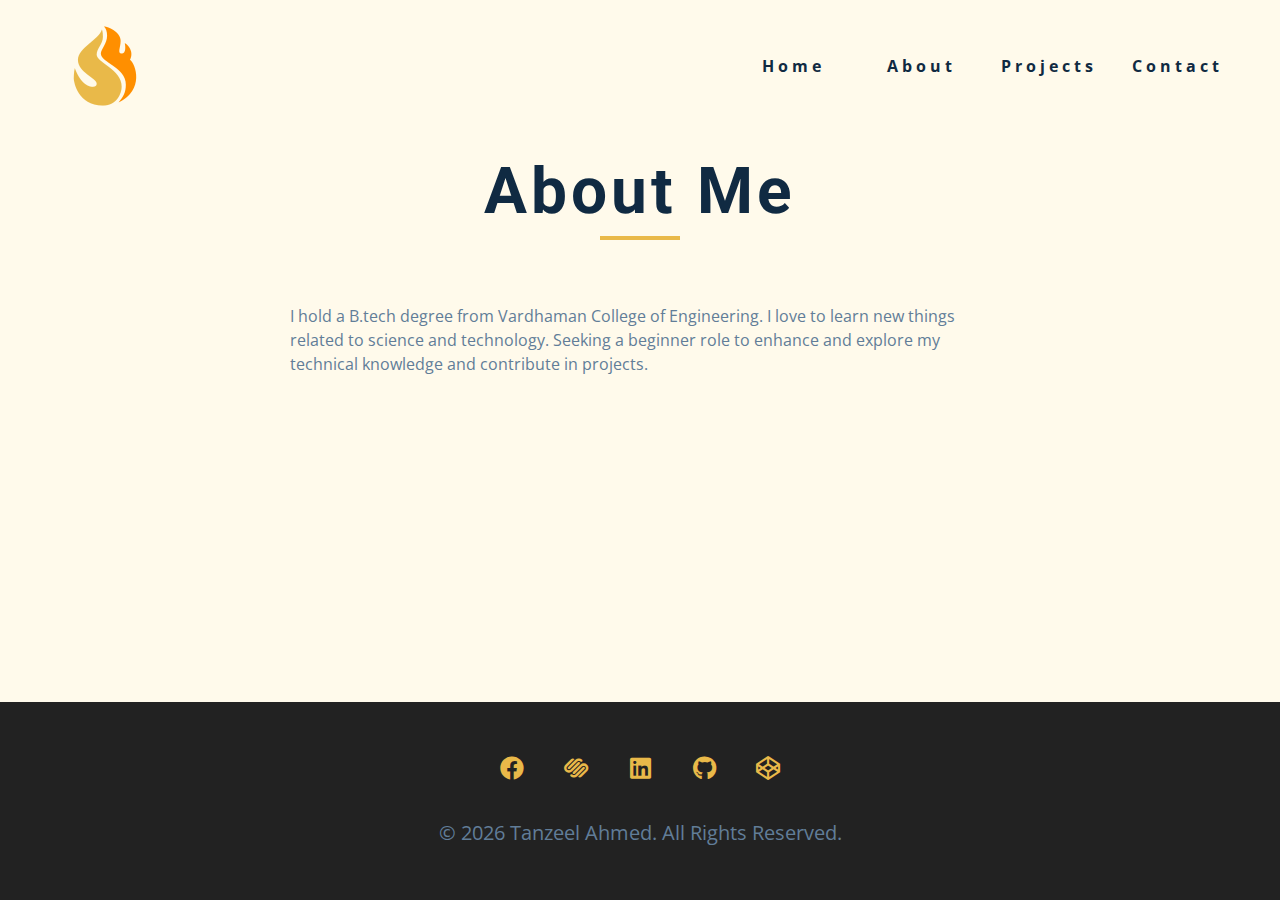
<file: about.html>
<!DOCTYPE html>
<html lang="en">
  <head>
    <meta charset="UTF-8" />
    <meta name="viewport" content="width=device-width, initial-scale=1.0" />
    <title>John Doe || About</title>
    <link
      rel="stylesheet"
      href="./fontawesome-free-5.12.1-web/css/all.min.css"
    />
    <!-- css -->
    <link rel="stylesheet" href="./css/styles.css" />
  </head>

  <body>
    <!-- navbar -->
    <nav class="nav" id="nav">
      <div class="nav-center">
        <!-- nav header -->
        <div class="nav-header">
          <img src="./images/icons8-storyfire-100.png" class="nav-logo" alt="" />
          <button class="nav-btn" id="nav-btn">
            <i class="fas fa-bars"></i>
          </button>
        </div>
        <!-- nav links -->
        <ul class="nav-links">
          <li><a href="index.html">home</a></li>
          <li><a href="about.html">about</a></li>
          <li><a href="projects.html">projects</a></li>
          <li><a href="contact.html">contact</a></li>
        </ul>
      </div>
    </nav>
    <!-- end of navbar -->
    <!-- sidebar -->
    <aside class="sidebar" id="sidebar">
      <div>
        <button id="close-btn" class="close-btn">
          <i class="fas fa-times"></i>
        </button>
        <ul class="sidebar-links">
          <li><a href="index.html">home</a></li>
          <li><a href="about.html">about</a></li>
          <li><a href="projects.html">projects</a></li>
          <li><a href="contact.html">contact</a></li>
        </ul>
        <ul class="social-icons">
           <ul class="social-icons">
        <!-- single item -->
        <li>
          <a href="#" class="social-icon">
            <i class="fab fa-facebook"></i>
          </a>
        </li>
        <!-- end of single item -->
        <!-- single item -->
        <li>
          <a href="#" class="social-icon">
            <i class="fab fa-squarespace"></i>
          </a>
        </li>
        <!-- end of single item -->
        <!-- single item -->
        <li>
          <a href="https://www.linkedin.com/in/tanzeel-ahmed-1b633b12b/" class="social-icon">
            <i class="fab fa-linkedin"></i>
          </a>
        </li>
        <!-- end of single item -->
        <!-- single item -->
        <li>
          <a href="https://github.com/Tanzeel159" class="social-icon">
            <i class="fab fa-github"></i>
          </a>
        </li>
        <!-- end of single item -->
        <!-- single item -->
        <li>
          <a href="https://codepen.io/tanzeel098" class="social-icon">
            <i class="fab fa-codepen"></i>
          </a>
        </li>
        <!-- end of single item -->
      </ul>
      </div>
    </aside>
    <!-- end of sidebar -->

    <!-- ############## -->
    <!-- ############## -->
    <!-- ############## -->
    <!-- ############## -->

    <section class="section single-page">
      <!-- section title -->
      <div class="section-title">
        <h1>about me</h1>
        <div class="underline"></div>
      </div>
      <!--end of section title -->
      <div class="section-center page-info">
        <!-- about page -->
        <p>
          I hold a B.tech degree from Vardhaman College of Engineering. I love to learn new things related to science and technology. Seeking a beginner role to enhance and explore my technical knowledge and contribute in projects. 
        </p>
      </div>
    </section>
    <!-- ############## -->
    <!-- ############## -->
    <!-- ############## -->
    <!-- ############## -->

    <!-- footer -->
    <footer class="footer">
      <!-- social icons -->
       <ul class="social-icons">
        <!-- single item -->
        <li>
          <a href="#" class="social-icon">
            <i class="fab fa-facebook"></i>
          </a>
        </li>
        <!-- end of single item -->
        <!-- single item -->
        <li>
          <a href="#" class="social-icon">
            <i class="fab fa-squarespace"></i>
          </a>
        </li>
        <!-- end of single item -->
        <!-- single item -->
        <li>
          <a href="https://www.linkedin.com/in/tanzeel-ahmed-1b633b12b/" class="social-icon">
            <i class="fab fa-linkedin"></i>
          </a>
        </li>
        <!-- end of single item -->
        <!-- single item -->
        <li>
          <a href="https://github.com/Tanzeel159" class="social-icon">
            <i class="fab fa-github"></i>
          </a>
        </li>
        <!-- end of single item -->
        <!-- single item -->
        <li>
          <a href="https://codepen.io/tanzeel098" class="social-icon">
            <i class="fab fa-codepen"></i>
          </a>
        </li>
        <!-- end of single item -->
      </ul>

      <p>&copy; <span id="date"></span> Tanzeel Ahmed. All rights reserved.</p>
    </footer>
    <script src="./js/app.js"></script>
  </body>
</html>
</file>
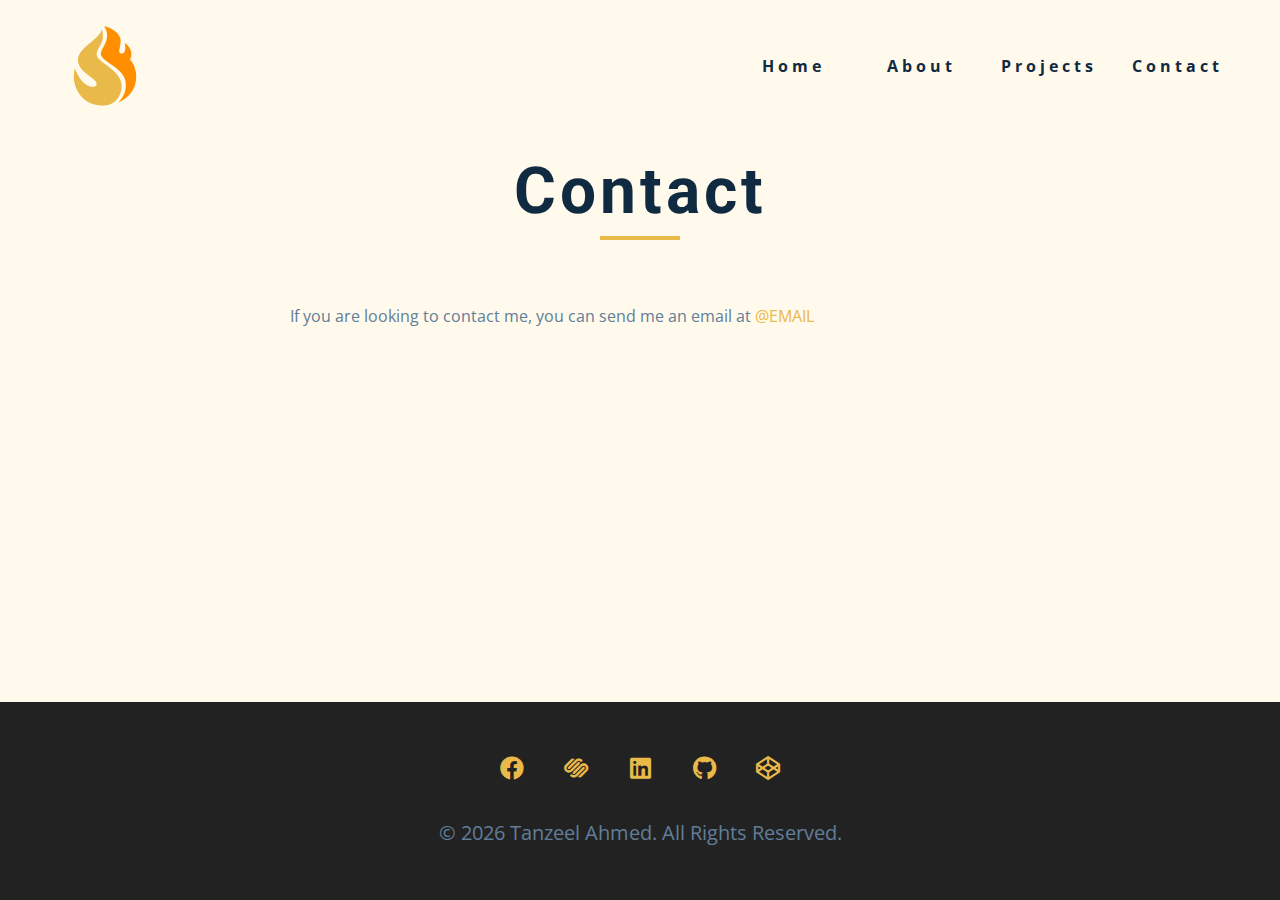
<file: contact.html>
<!DOCTYPE html>
<html lang="en">
  <head>
    <meta charset="UTF-8" />
    <meta name="viewport" content="width=device-width, initial-scale=1.0" />
    <title>John Doe || Contact</title>
    <link
      rel="stylesheet"
      href="./fontawesome-free-5.12.1-web/css/all.min.css"
    />
    <!-- css -->
    <link rel="stylesheet" href="./css/styles.css" />
  </head>

  <body>
    <!-- navbar -->
    <nav class="nav" id="nav">
      <div class="nav-center">
        <!-- nav header -->
        <div class="nav-header">
          <img src="./images/icons8-storyfire-100.png" class="nav-logo" alt="" />
          <button class="nav-btn" id="nav-btn">
            <i class="fas fa-bars"></i>
          </button>
        </div>
        <!-- nav links -->
        <ul class="nav-links">
          <li><a href="index.html">home</a></li>
          <li><a href="about.html">about</a></li>
          <li><a href="projects.html">projects</a></li>
          <li><a href="contact.html">contact</a></li>
        </ul>
      </div>
    </nav>
    <!-- end of navbar -->
    <!-- sidebar -->
    <aside class="sidebar" id="sidebar">
      <div>
        <button id="close-btn" class="close-btn">
          <i class="fas fa-times"></i>
        </button>
        <ul class="sidebar-links">
          <li><a href="index.html">home</a></li>
          <li><a href="about.html">about</a></li>
          <li><a href="projects.html">projects</a></li>
          <li><a href="contact.html">contact</a></li>
        </ul>
         <ul class="social-icons">
        <!-- single item -->
        <li>
          <a href="#" class="social-icon">
            <i class="fab fa-facebook"></i>
          </a>
        </li>
        <!-- end of single item -->
        <!-- single item -->
        <li>
          <a href="#" class="social-icon">
            <i class="fab fa-squarespace"></i>
          </a>
        </li>
        <!-- end of single item -->
        <!-- single item -->
        <li>
          <a href="https://www.linkedin.com/in/tanzeel-ahmed-1b633b12b/" class="social-icon">
            <i class="fab fa-linkedin"></i>
          </a>
        </li>
        <!-- end of single item -->
        <!-- single item -->
        <li>
          <a href="https://github.com/Tanzeel159" class="social-icon">
            <i class="fab fa-github"></i>
          </a>
        </li>
        <!-- end of single item -->
        <!-- single item -->
        <li>
          <a href="https://codepen.io/tanzeel098" class="social-icon">
            <i class="fab fa-codepen"></i>
          </a>
        </li>
        <!-- end of single item -->
      </ul>
      </div>
    </aside>
    <!-- end of sidebar -->

    <!-- ############## -->
    <!-- ############## -->
    <!-- ############## -->
    <!-- ############## -->

    <section class="section single-page">
      <!-- section title -->
      <div class="section-title">
        <h1>contact</h1>
        <div class="underline"></div>
      </div>
      <!--end of section title -->
      <div class="section-center page-info">
        <!-- contact page-->
        <p>
          If you are looking to contact me, you can send me an email at
          <a href="mailto:sample@email.com">@Email</a>
        </p>
      </div>
    </section>
    <!-- ############## -->
    <!-- ############## -->
    <!-- ############## -->
    <!-- ############## -->

    <!-- footer -->
    <footer class="footer">
      <ul class="social-icons">
        <!-- single item -->
        <li>
          <a href="#" class="social-icon">
            <i class="fab fa-facebook"></i>
          </a>
        </li>
        <!-- end of single item -->
        <!-- single item -->
        <li>
          <a href="#" class="social-icon">
            <i class="fab fa-squarespace"></i>
          </a>
        </li>
        <!-- end of single item -->
        <!-- single item -->
        <li>
          <a href="https://www.linkedin.com/in/tanzeel-ahmed-1b633b12b/" class="social-icon">
            <i class="fab fa-linkedin"></i>
          </a>
        </li>
        <!-- end of single item -->
        <!-- single item -->
        <li>
          <a href="https://github.com/Tanzeel159" class="social-icon">
            <i class="fab fa-github"></i>
          </a>
        </li>
        <!-- end of single item -->
        <!-- single item -->
        <li>
          <a href="https://codepen.io/tanzeel098" class="social-icon">
            <i class="fab fa-codepen"></i>
          </a>
        </li>
        <!-- end of single item -->
      </ul>

      <p>&copy; <span id="date"></span> Tanzeel Ahmed. All rights reserved.</p>
    </footer>
    <script src="./js/app.js"></script>
  </body>
</html>
</file>
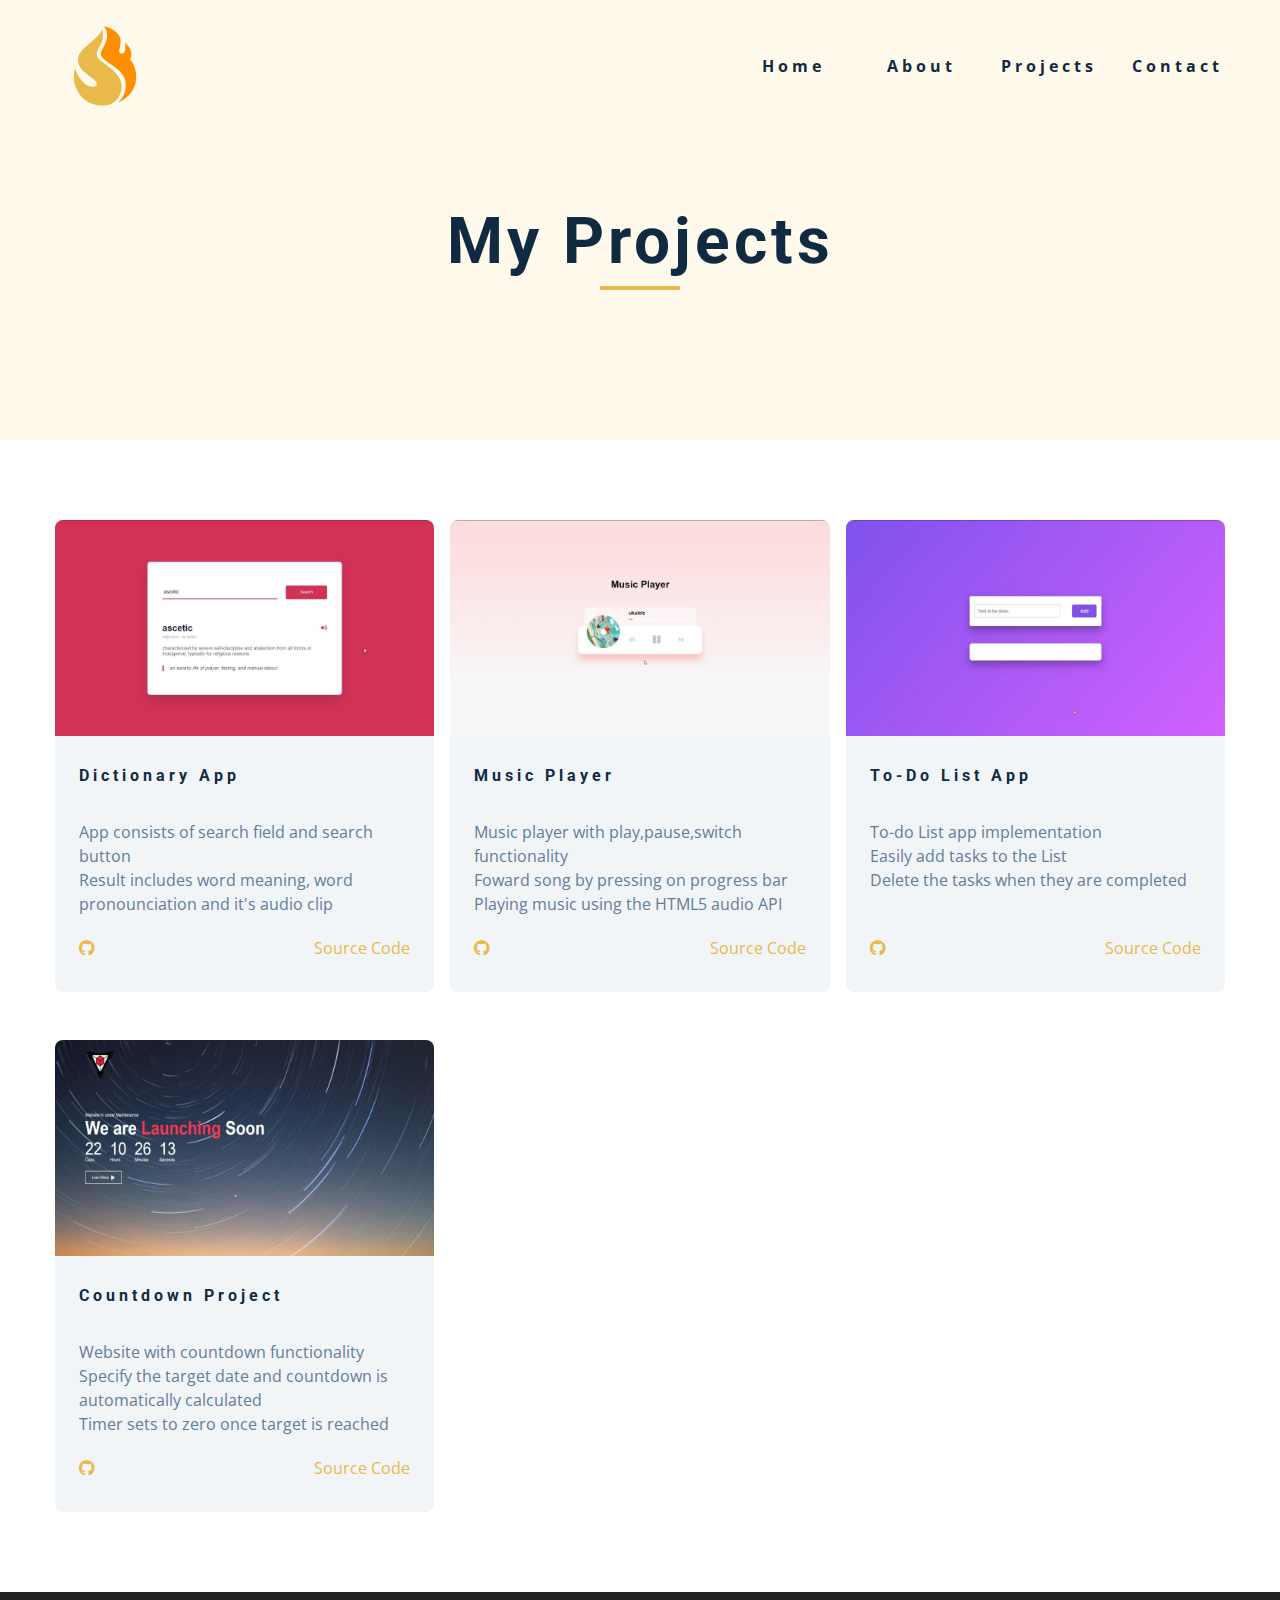
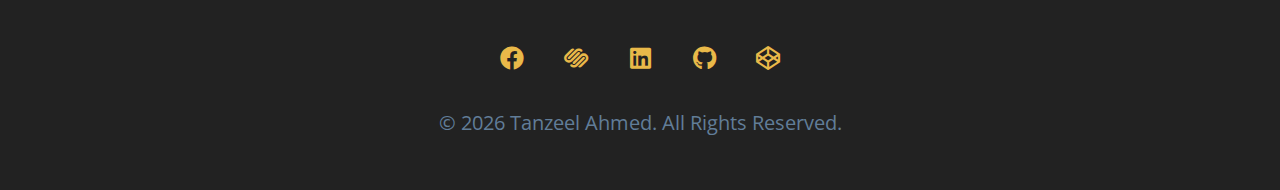
<file: projects.html>
<!DOCTYPE html>
<html lang="en">
  <head>
    <meta charset="UTF-8" />
    <meta name="viewport" content="width=device-width, initial-scale=1.0" />
    <title>John Doe || Projects</title>
    <link
      rel="stylesheet"
      href="./fontawesome-free-5.12.1-web/css/all.min.css"
    />
    <!-- css -->
    <link rel="stylesheet" href="./css/styles.css" />
  </head>

  <body>
    <!-- navbar -->
    <nav class="nav" id="nav">
      <div class="nav-center">
        <!-- nav header -->
        <div class="nav-header">
          <img src="./images/icons8-storyfire-100.png" class="nav-logo" alt="" />
          <button class="nav-btn" id="nav-btn">
            <i class="fas fa-bars"></i>
          </button>
        </div>
        <!-- nav links -->
        <ul class="nav-links">
          <li><a href="index.html">home</a></li>
          <li><a href="about.html">about</a></li>
          <li><a href="projects.html">projects</a></li>
          <li><a href="contact.html">contact</a></li>
        </ul>
      </div>
    </nav>
    <!-- end of navbar -->
    <!-- sidebar -->
    <aside class="sidebar" id="sidebar">
      <div>
        <button id="close-btn" class="close-btn">
          <i class="fas fa-times"></i>
        </button>
        <ul class="sidebar-links">
          <li><a href="index.html">home</a></li>
          <li><a href="about.html">about</a></li>
          <li><a href="projects.html">projects</a></li>
          <li><a href="contact.html">contact</a></li>
        </ul>
        <ul class="social-icons">
           <ul class="social-icons">
        <!-- single item -->
        <li>
          <a href="#" class="social-icon">
            <i class="fab fa-facebook"></i>
          </a>
        </li>
        <!-- end of single item -->
        <!-- single item -->
        <li>
          <a href="#" class="social-icon">
            <i class="fab fa-squarespace"></i>
          </a>
        </li>
        <!-- end of single item -->
        <!-- single item -->
        <li>
          <a href="https://www.linkedin.com/in/tanzeel-ahmed-1b633b12b/" class="social-icon">
            <i class="fab fa-linkedin"></i>
          </a>
        </li>
        <!-- end of single item -->
        <!-- single item -->
        <li>
          <a href="https://github.com/Tanzeel159" class="social-icon">
            <i class="fab fa-github"></i>
          </a>
        </li>
        <!-- end of single item -->
        <!-- single item -->
        <li>
          <a href="https://codepen.io/tanzeel098" class="social-icon">
            <i class="fab fa-codepen"></i>
          </a>
        </li>
        <!-- end of single item -->
      </ul>
      </div>
    </aside>
    <!-- end of sidebar -->

    <!-- ############## -->
    <!-- ############## -->
    <!-- ############## -->
    <!-- ############## -->
    <header class="projects-hero">
      <!-- section title -->
      <div class="section-title">
        <h1>my projects</h1>
        <div class="underline"></div>
      </div>
      <!--end of section title -->
    </header>
    <section class="section">
      <div class="section-center projects-page-center">
        <!-- single project -->
        <article class="single-project">
          <div class="project-container">
            <img src="./images/brave_LHzQTPpLTo (Custom).jpg" alt="single project" />
          </div>
          <div class="project-details">
            <h4>Dictionary App</h4>
            <p>
              <br>
              App consists of search field and search button
              <br>
              Result includes word meaning, word pronounciation and it's audio clip
            </p>
            <div class="project-footer">
              <span>
                <i class="fab fa-github"></i>
              </span>
              <a href="https://github.com/Tanzeel159/Dictionary-App">Source code</a>
            </div>
          </div>
        </article>
        <!-- end of single project -->
        <!-- single project -->
        <article class="single-project">
          <div class="project-container">
            <img src="./images/mp1 (Custom).jpg" alt="single project" />
          </div>
          <div class="project-details">
            <h4>Music Player</h4>
            <p>
              <br>
              Music player with play,pause,switch functionality
              <br>
              Foward song by pressing on progress bar
              <br>
              Playing music using the HTML5 audio API
            </p>
            <div class="project-footer">
              <span>
                <i class="fab fa-github"></i>
              </span>
              <a href="https://github.com/Tanzeel159/Music-Player">source code</a>
            </div>
          </div>
        </article>
        <!-- end of single project -->
        <!-- single project -->
        <article class="single-project">
          <div class="project-container">
            <img src="./images/todo.jpg" alt="single project" />
          </div>
          <div class="project-details">
            <h4>To-do List App</h4>
            <p>
              <br>
              To-do List app implementation 
              <br>
              Easily add tasks to the List
              <br>
              Delete the tasks when they are completed
              <br>
              <br>
            </p>
            <div class="project-footer">
              <span>
                <i class="fab fa-github"></i>
              </span>
              <a href="https://github.com/Tanzeel159/To-do-List">Source code</a>
            </div>
          </div>
        </article>
        <!-- end of single project -->
        <!-- single project -->
        <article class="single-project">
          <div class="project-container">
            <img src="./images/p1.jpg" alt="single project" />
          </div>
          <div class="project-details">
            <h4>Countdown Project</h4>
            <p>
              <br>
              Website with countdown functionality
              <br>
              Specify the target date and countdown is automatically calculated
              <br>
              Timer sets to zero once target is reached
            </p>
            <div class="project-footer">
              <span>
                <i class="fab fa-github"></i>
              </span>
              <a href="https://tanzeel159.github.io/Launching-Page-Countdown">source code</a>
            </div>
          </div>
        </article>
        <!-- end of single project -->
        <!-- single project -->
      </div>
    </section>
    <!-- ############## -->
    <!-- ############## -->
    <!-- ############## -->
    <!-- ############## -->

    <!-- footer -->
    <footer class="footer">
       <ul class="social-icons">
        <!-- single item -->
        <li>
          <a href="#" class="social-icon">
            <i class="fab fa-facebook"></i>
          </a>
        </li>
        <!-- end of single item -->
        <!-- single item -->
        <li>
          <a href="#" class="social-icon">
            <i class="fab fa-squarespace"></i>
          </a>
        </li>
        <!-- end of single item -->
        <!-- single item -->
        <li>
          <a href="https://www.linkedin.com/in/tanzeel-ahmed-1b633b12b/" class="social-icon">
            <i class="fab fa-linkedin"></i>
          </a>
        </li>
        <!-- end of single item -->
        <!-- single item -->
        <li>
          <a href="https://github.com/Tanzeel159" class="social-icon">
            <i class="fab fa-github"></i>
          </a>
        </li>
        <!-- end of single item -->
        <!-- single item -->
        <li>
          <a href="https://codepen.io/tanzeel098" class="social-icon">
            <i class="fab fa-codepen"></i>
          </a>
        </li>
        <!-- end of single item -->
      </ul>
      <p>&copy; <span id="date"></span> Tanzeel Ahmed. All rights reserved.</p>
    </footer>
    <script src="./js/app.js"></script>
  </body>
</html>
</file>
<file: css/styles.css>
/*
=============== 
Fonts
===============
*/
@import url("https://fonts.googleapis.com/css?family=Open+Sans|Roboto:400,700&display=swap");

/*
=============== 
Variables
===============
*/

:root {
  /* dark shades of primary color*/
  --clr-primary-1: hsl(43, 86%, 17%);
  --clr-primary-2: hsl(43, 77%, 27%);
  --clr-primary-3: hsl(43, 72%, 37%);
  --clr-primary-4: hsl(42, 63%, 48%);
  /* primary/main color */
  --clr-primary-5: hsl(42, 78%, 60%);
  /* lighter shades of primary color */
  --clr-primary-6: hsl(43, 89%, 70%);
  --clr-primary-7: hsl(43, 90%, 76%);
  --clr-primary-8: hsl(45, 86%, 81%);
  --clr-primary-9: hsl(45, 90%, 88%);
  --clr-primary-10: hsl(45, 100%, 96%);
  /* darkest grey - used for headings */
  --clr-grey-1: hsl(209, 61%, 16%);
  --clr-grey-2: hsl(211, 39%, 23%);
  --clr-grey-3: hsl(209, 34%, 30%);
  --clr-grey-4: hsl(209, 28%, 39%);
  /* grey used for paragraphs */
  --clr-grey-5: hsl(210, 22%, 49%);
  --clr-grey-6: hsl(209, 23%, 60%);
  --clr-grey-7: hsl(211, 27%, 70%);
  --clr-grey-8: hsl(210, 31%, 80%);
  --clr-grey-9: hsl(212, 33%, 89%);
  --clr-grey-10: hsl(210, 36%, 96%);
  --clr-white: #fff;
  --ff-primary: "Roboto", sans-serif;
  --ff-secondary: "Open Sans", sans-serif;
  --transition: all 0.3s linear;
  --spacing: 0.25rem;
  --radius: 0.5rem;
  --light-shadow: 0 5px 15px rgba(0, 0, 0, 0.1);
  --dark-shadow: 0 5px 15px rgba(0, 0, 0, 0.2);
  --max-width: 1170px;
}
/*
=============== 
Global Styles
===============
*/

*,
::after,
::before {
  margin: 0;
  padding: 0;
  box-sizing: border-box;
}
body {
  font-family: var(--ff-secondary);
  background: var(--clr-white);
  color: var(--clr-grey-1);
  line-height: 1.5;
  font-size: 0.875rem;
}
ul {
  list-style-type: none;
}
a {
  text-decoration: none;
}
img:not(.nav-logo) {
  width: 100%;
  display: block;
}

h1,
h2,
h3,
h4 {
  letter-spacing: var(--spacing);
  text-transform: capitalize;
  line-height: 1.25;
  margin-bottom: 0.75rem;
  font-family: var(--ff-primary);
}
h1 {
  font-size: 3rem;
}
h2 {
  font-size: 2rem;
}
h3 {
  font-size: 1.25rem;
}
h4 {
  font-size: 0.875rem;
}
p {
  margin-bottom: 1.25rem;
  color: var(--clr-grey-5);
}
@media screen and (min-width: 800px) {
  h1 {
    font-size: 4rem;
  }
  h2 {
    font-size: 2.5rem;
  }
  h3 {
    font-size: 1.75rem;
  }
  h4 {
    font-size: 1rem;
  }
  body {
    font-size: 1rem;
  }
  h1,
  h2,
  h3,
  h4 {
    line-height: 1;
  }
}
/*  global classes */

.btn {
  text-transform: uppercase;
  background: var(--clr-primary-5);
  color: var(--clr-primary-1);
  padding: 0.375rem 0.75rem;
  letter-spacing: var(--spacing);
  display: inline-block;
  font-weight: 700;
  -webkit-transition: var(--transition);
  transition: var(--transition);
  font-size: 0.875rem;
  border: 2px solid transparent;
  cursor: pointer;
  box-shadow: 0 1px 3px rgba(0, 0, 0, 0.2);
  border-radius: var(--radius);
}
.btn:hover {
  color: var(--clr-primary-1);
  background: var(--clr-primary-7);
}
/* section */
.section {
  padding: 5rem 0;
}

.section-center {
  width: 90vw;
  margin: 0 auto;
  max-width: 1170px;
}
@media screen and (min-width: 992px) {
  .section-center {
    width: 95vw;
  }
}
/* added during recording */
.underline {
  width: 5rem;
  height: 0.25rem;
  margin-bottom: 1.25rem;
  background: var(--clr-primary-5);
  margin-left: auto;
  margin-right: auto;
}
.section-title {
  margin-bottom: 4rem;
  text-align: center;
}
.bg-grey {
  background: var(--clr-grey-10);
}
/*
=============== 
Navbar
===============
*/
.nav-links {
  display: none;
}
.nav {
  height: 5rem;
  padding: 1rem;
  display: grid;
  -webkit-box-align: center;
  align-items: center;
  -webkit-transition: var(--transition);
  transition: var(--transition);
}
.nav-center {
  width: 100%;
  max-width: 1170px;
  margin: 0 auto;
}
.nav-header {
  display: grid;
  grid-template-columns: auto 1fr;
  -webkit-box-align: center;
  align-items: center;
}
.nav-btn {
  background: transparent;
  border-color: transparent;
  color: var(--clr-primary-5);
  font-size: 2rem;
  cursor: pointer;
  justify-self: end;
}
@media screen and (min-width: 768px) {
  .nav {
    background: var(--clr-primary-10);
  }
  .nav-btn {
    display: none;
  }
  .nav-links {
    display: grid;
    grid-template-columns: repeat(4, 1fr);
    justify-items: center;
    -webkit-column-gap: 2rem;
    -moz-column-gap: 2rem;
    column-gap: 2rem;
    justify-self: end;
  }
  .nav-links a {
    text-transform: capitalize;
    color: var(--clr-grey-1);
    font-weight: bold;
    letter-spacing: var(--spacing);
    -webkit-transition: var(--transition);
    transition: var(--transition);
  }
  .nav-links a:hover {
    color: var(--clr-primary-5);
  }
  .nav-center {
    display: grid;
    grid-template-columns: auto 1fr;
    -webkit-box-align: center;
    align-items: center;
  }
}
/* fixed navbar */
.navbar-fixed {
  position: fixed;
  top: 0;
  left: 0;
  width: 100%;
  background: var(--clr-white);
  z-index: 2;
  box-shadow: var(--light-shadow);
}
/*
=============== 
Sidebar
===============
*/
.sidebar {
  position: fixed;
  top: 0;
  left: 0;
  width: 100%;
  height: 100%;
  background: var(--clr-grey-10);
  z-index: 4;
  display: grid;
  /* align-items: center;
  justify-content: center; */
  place-items: center;
  -webkit-transition: var(--transition);
  transition: var(--transition);
  /* add later */
  -webkit-transform: translateX(-100%);
  transform: translateX(-100%);
}
/* toggle sidebar */
.show-sidebar {
  -webkit-transform: translateX(0);
  transform: translateX(0);
}
.sidebar-links {
  text-align: center;
}
.sidebar-links a {
  font-size: 2rem;
  text-transform: capitalize;
  -webkit-transition: var(--transition);
  transition: var(--transition);
  color: var(--clr-grey-5);
  letter-spacing: var(--spacing);
  display: inline-block;
  margin-bottom: 1.5rem;
}
.sidebar-links a:hover {
  color: var(--clr-primary-5);
}
.social-icons {
  display: grid;
  margin-top: 3rem;
  width: 20rem;
  grid-template-columns: repeat(5, 1fr);
  justify-items: center;
}
.social-icon {
  font-size: 1.5rem;
  color: var(--clr-grey-1);
  -webkit-transition: var(--transition);
  transition: var(--transition);
}
.social-icon:hover {
  color: var(--clr-primary-5);
}
.close-btn {
  position: absolute;
  top: 1rem;
  right: 1rem;
  font-size: 3rem;
  background: transparent;
  border: transparent;
  -webkit-transition: var(--transition);
  transition: var(--transition);
  color: #bb2525;
  cursor: pointer;
}
.close-btn:hover {
  color: #e66b6b;
}
/*
=============== 
Hero
===============
*/
/* underline added to globals */
.hero .underline {
  margin-bottom: 0.5rem;
  margin-left: 0;
}
.hero-img {
  display: none;
}
.hero {
  background: var(--clr-primary-10);
}
.hero-center {
  min-height: calc(100vh - 5rem);
  display: grid;
  place-items: center;
}
.hero-info h4 {
  color: var(--clr-grey-5);
}
.hero-icons {
  justify-items: start;
}
.hero-btn {
  margin-top: 1.25rem;
}
@media screen and (min-width: 992px) {
  .hero-img {
    display: block;
    position: relative;
  }
  .hero-center {
    grid-template-columns: 1fr 1fr;
  }

  .hero-img::before,
  .about-img::before {
    content: "";
    position: absolute;
    width: 100%;
    height: 100%;
    border: 0.25rem solid var(--clr-primary-5);
    top: 2rem;
    right: -2rem;
    border-radius: var(--radius);
  }
}
.hero-photo {
  max-width: 25rem;
  max-height: 30rem;
  -o-object-fit: cover;
  object-fit: cover;
  border-radius: var(--radius);
  position: relative;
}
/*
=============== 
About
===============
*/
/* section title added to globals */
.about-title {
  text-align: left;
  margin-bottom: 2rem;
}
.about-title .underline {
  margin-left: 0;
}
.about-center {
  display: grid;
  gap: 3rem 2rem;
}
.about-img {
  justify-self: center;
}
@media screen and (min-width: 992px) {
  .about-center {
    grid-template-columns: 1fr 1fr;
  }
  .about-img {
    position: relative;
  }
  .about-img::before {
    left: 2rem;
    bottom: 2rem;
    
  }
  .about-info {
    align-self: center;
  }
}
/*
=============== 
Services
===============
*/
/* bg-grey in globals */
.service {
  background: var(--clr-white);
  padding: 3rem 1.5rem;
  margin-bottom: 2rem;
  border-radius: var(--radius);
  text-align: center;
  -webkit-transition: var(--transition);
  transition: var(--transition);
}
.service-icon {
  font-size: 2rem;
  margin-bottom: 1.5rem;
}
.service .underline {
  width: 3rem;
  height: 0.12rem;
  -webkit-transition: var(--transition);
  transition: var(--transition);
}
.service p {
  -webkit-transition: var(--transition);
  transition: var(--transition);
}
.service:hover {
  background: var(--clr-primary-5);
  color: var(--clr-white);
}
.service:hover p {
  color: var(--clr-white);
}
.service:hover .underline {
  background: var(--clr-white);
}
@media screen and (min-width: 676px) {
  .services-center {
    display: grid;
    grid-template-columns: 1fr 1fr;
    -webkit-column-gap: 2rem;
    -moz-column-gap: 2rem;
    column-gap: 2rem;
  }
}
@media screen and (min-width: 992px) {
  .services-center {
    grid-template-columns: 1fr 1fr 1fr;
  }
}
/* talk about small screen 
without grid different setup */
/*
=============== 
Projects
===============
*/
.projects-text {
  width: 85vw;
  max-width: 30rem;
  margin: 0 auto;
}
.project {
  position: relative;
  background: var(--clr-primary-5);
  border-radius: var(--radius);
  margin-bottom: 2rem;
}
.project-info {
  text-align: center;
  color: var(--clr-white);
  position: absolute;
  top: 50%;
  left: 50%;
  -webkit-transform: translate(-50%, -50%);
  transform: translate(-50%, -50%);
  -webkit-transition: var(--transition);
  transition: var(--transition);
  opacity: 0;
}
.project-info p {
  text-transform: capitalize;
  color: var(--clr-white);
}
.project:hover .project-info {
  opacity: 1;
}
.project-img {
  -webkit-transition: var(--transition);
  transition: var(--transition);
  border-radius: var(--radius);
  height: 15rem;
  -o-object-fit: cover;
  object-fit: cover;
}
.project:hover .project-img {
  opacity: 0.1;
}
.project::after {
  content: "";
  position: absolute;
  top: 0;
  left: 0;
  width: 100%;
  height: 100%;
  border: 0.25rem solid var(--clr-white);
  border-radius: var(--radius);
  -webkit-transition: var(--transition);
  transition: var(--transition);
  opacity: 0;
}
.project:hover::after {
  opacity: 1;
  -webkit-transform: scale(0.8);
  transform: scale(0.8);
}
@media screen and (min-width: 676px) {
  .projects-center {
    display: grid;
    grid-template-columns: 1fr 1fr;
    -webkit-column-gap: 2rem;
    -moz-column-gap: 2rem;
    column-gap: 2rem;
  }
}
@media screen and (min-width: 992px) {
  .projects-center {
    grid-template-columns: repeat(3, 1fr);
  }
}
@media screen and (min-width: 1170px) {
  .projects-center {
    grid-template-rows: 200px 200px;
    gap: 1rem;
    grid-template-areas:
      "a b b"
      "a c d";
  }
  .project-img {
    height: 100%;
  }
  .project {
    height: 100%;
  }
  .project-1 {
    grid-area: a;
  }
  .project-2 {
    grid-area: b;
  }
  .project-3 {
    grid-area: c;
  }
  .project-4 {
    grid-area: d;
  }
}
/*
=============== 
Connect
===============
*/
.connect {
  min-height: 40vh;
  position: relative;
  padding: 10rem 0 5rem 0;
  margin: 5rem 0;
}
.video-container {
  position: absolute;
  top: 0;
  left: 0;
  width: 100%;
  height: 100%;
  -o-object-fit: cover;
  object-fit: cover;
  z-index: -2;
}
.connect::after {
  content: "";
  position: absolute;
  top: 0;
  left: 0;
  width: 100%;
  height: 100%;
  background: var(--clr-white);
  /* background: rgba(0, 0, 0, 0.6); */
  opacity: 0.7;
  z-index: -1;
}
.connect {
  display: grid;
  place-items: center;
}
.video-banner .section-title {
  margin-bottom: 2rem;
}
.video-text {
  max-width: 30rem;
}
.video-banner {
  background: var(--clr-primary-10);
  padding: 3rem 5rem 12rem 5rem;
  text-align: center;

  -webkit-clip-path: polygon(
    0% 0%,
    100% 0%,
    100% 75%,
    75% 75%,
    75% 100%,
    50% 75%,
    0% 75%
  );
  clip-path: polygon(
    0% 0%,
    100% 0%,
    100% 75%,
    75% 75%,
    75% 100%,
    50% 75%,
    0% 75%
  );
}
.connect {
  -webkit-clip-path: polygon(
    50% 0%,
    100% 10%,
    100% 90%,
    50% 100%,
    0 90%,
    0 10%
  );
  clip-path: polygon(50% 0%, 100% 10%, 100% 90%, 50% 100%, 0 90%, 0 10%);
}
/*
=============== 
Skills
===============
*/
@media screen and (min-width: 768px) {
  .skills-center {
    display: grid;
    grid-template-columns: 1fr 1fr;
    -webkit-column-gap: 2rem;
    -moz-column-gap: 2rem;
    column-gap: 2rem;
  }
}
.skills {
  background: var(--clr-primary-9);
}
.skills h3 {
  margin: 1.5rem 0;
  color: var(--clr-primary-1);
}
.skill {
  margin-bottom: 1.25rem;
}
.skill p {
  margin-bottom: 0.5rem;
  text-transform: capitalize;
  color: var(--clr-primary-1);
}
.skill-container {
  background: var(--clr-white);
  height: 1rem;
  width: 100%;
  border-radius: var(--radius);
  position: relative;
}
.skill-value {
  position: absolute;
  top: 0;
  left: 0;
  background: var(--clr-primary-5);
  height: 100%;
  width: 50%;
  border-radius: var(--radius);
}
.value-70 {
  width: 30%;
}
.value-80 {
  width: 80%;
}
.value-50 {
  width: 50%;
}
.skill-text {
  position: absolute;
  top: -2rem;
  left: 50%;
  -webkit-transform: translateX(-50%);
  transform: translateX(-50%);
}
.skill-text-70 {
  left: 30%;
}
.skill-text-80 {
  left: 80%;
}
.skill-text-50 {
  left: 50%;
}
/*
=============== 
Timeline
===============
*/
.timeline-center {
  width: 80vw;
  max-width: 40rem;
}
.timeline-item {
  border-top: 2px dashed var(--clr-primary-5);
  margin: 0;
  padding: 4rem 2rem;
  position: relative;
}
.timeline p {
  margin-bottom: 0;
}
.timeline-item:nth-child(even) {
  border-left: 2px dashed var(--clr-primary-5);
  border-top-left-radius: 2rem;
  border-bottom-left-radius: 2rem;

  margin-right: 2rem;
  padding-right: 0;
}
.timeline-item:nth-child(odd) {
  border-right: 2px dashed var(--clr-primary-5);
  border-top-right-radius: 2rem;
  border-bottom-right-radius: 2rem;
  margin-left: 2rem;
  padding-left: 0;
}
.timeline-item:first-child {
  border-top: 0;
  border-top-right-radius: 0;
}
.timeline-item:last-child {
  border-bottom-left-radius: 0;
}
.number {
  position: absolute;
  top: 50%;
  -webkit-transform: translate(-50%, -50%);
  transform: translate(-50%, -50%);
  margin-bottom: 0;
  background: var(--clr-primary-5);
  width: 2rem;
  height: 2rem;
  border-radius: 50%;
  display: grid;
  place-items: center;
  color: var(--clr-primary-1);
  font-weight: bold;
}
.timeline-item:nth-child(even) .number {
  left: 0;
}
.timeline-item:nth-child(odd) .number {
  right: 0;
  -webkit-transform: translate(50%, -50%);
  transform: translate(50%, -50%);
}
/*
=============== 
Blog
===============
*/
.blog {
  background: var(--clr-grey-10);
}
.card {
  height: 27rem;
  position: relative;
  /* talk later */
  -webkit-perspective: 1500px;
  perspective: 1500px;
}
.card-side {
  -webkit-transition: all 2s linear;
  transition: all 2s linear;
  -webkit-backface-visibility: hidden;
  backface-visibility: hidden;
  position: absolute;
  top: 0;
  left: 0;
  width: 100%;
  height: 100%;
  border-radius: var(--radius);
  -webkit-transform: translate3d(0, 0, 0);
  visibility: visible;
}
.card-front {
  background: var(--clr-white);
}
.card-back {
  background: var(--clr-primary-10);
  -webkit-transform: rotateY(180deg);
  transform: rotateY(180deg);
  display: grid;
  place-items: center;
}
.card:hover .card-front {
  -webkit-transform: rotateY(-180deg);
  transform: rotateY(-180deg);
}
.card:hover .card-back {
  -webkit-transform: rotateY(0);
  transform: rotateY(0);
}
/* rest of the styles */
.card-info {
  padding: 1rem 1.5rem;
}
.card-front img {
  height: 13rem;
  -o-object-fit: cover;
  object-fit: cover;
  border-top-left-radius: var(--radius);
  border-top-right-radius: var(--radius);
}
.card-footer {
  display: grid;
  grid-template-columns: auto 1fr;
  -webkit-box-align: center;
  align-items: center;
}
.card-footer img {
  width: 2rem;
  height: 2rem;
  -o-object-fit: cover;
  object-fit: cover;
  border-radius: 50%;
}
.card-footer p {
  margin-bottom: 0;
  text-transform: uppercase;
  justify-self: end;
  color: var(--clr-primary-5);
  font-size: 0.85rem;
}
.blog-center {
  display: grid;
  grid-template-columns: repeat(auto-fill, minmax(330px, 1fr));
  gap: 3rem 1rem;
}
/*
=============== 
Footer
===============
*/
.footer {
  padding-bottom: 2rem;
  background: #222;
  display: grid;
  place-items: center;
}
.footer .social-icons {
  margin-bottom: 2rem;
}
.footer .social-icon {
  color: var(--clr-primary-5);
}
.footer .social-icon:hover {
  color: var(--clr-primary-10);
}
.footer p {
  font-size: 1.25rem;
  text-transform: capitalize;
}
/*
=============== 
Single Page
===============
*/
.single-page {
  background: var(--clr-primary-10);
  min-height: calc(100vh - 5rem - 198px);
}
.page-info {
  max-width: 700px;
}
.page-info a {
  text-transform: uppercase;
  color: var(--clr-primary-5);
  -webkit-transition: var(--transition);
  transition: var(--transition);
}
.page-info a:hover {
  color: var(--clr-primary-1);
}

/*
=============== 
Products Page
===============
*/
.projects-hero {
  height: 40vh;
  background: var(--clr-primary-10);
  display: grid;
  place-items: center;
}
.projects-hero .section-title {
  margin-bottom: 0;
}
.single-project {
  background: var(--clr-grey-10);
  border-radius: var(--radius);
}
.project-container img {
  border-top-left-radius: var(--radius);
  border-top-right-radius: var(--radius);
}
.project-container {
  position: relative;
}
.project-icon {
  position: absolute;
  font-size: 1.75rem;
  bottom: 0;
  left: 50%;
  -webkit-transform: translate(-50%, 50%);
  transform: translate(-50%, 50%);
  width: 4rem;
  height: 4rem;
  display: grid;
  place-items: center;
  background: var(--clr-primary-5);
  border-radius: 50%;
  color: var(--clr-primary-1);
  border: 0.375rem solid var(--clr-grey-10);
}
.project-details {
  padding: 2rem 1.5rem;
}
.project-footer {
  display: grid;
  grid-template-columns: 1fr 1fr;
  color: var(--clr-primary-5);
}
.project-footer a {
  color: var(--clr-primary-5);
  text-transform: capitalize;
  -webkit-transition: var(--transition);
  transition: var(--transition);
  justify-self: end;
}
.project-footer a:hover {
  color: var(--clr-primary-1);
}
.projects-page-center {
  display: grid;
  grid-template-columns: repeat(auto-fill, minmax(330px, 1fr));
  gap: 3rem 1rem;
}
</file>
